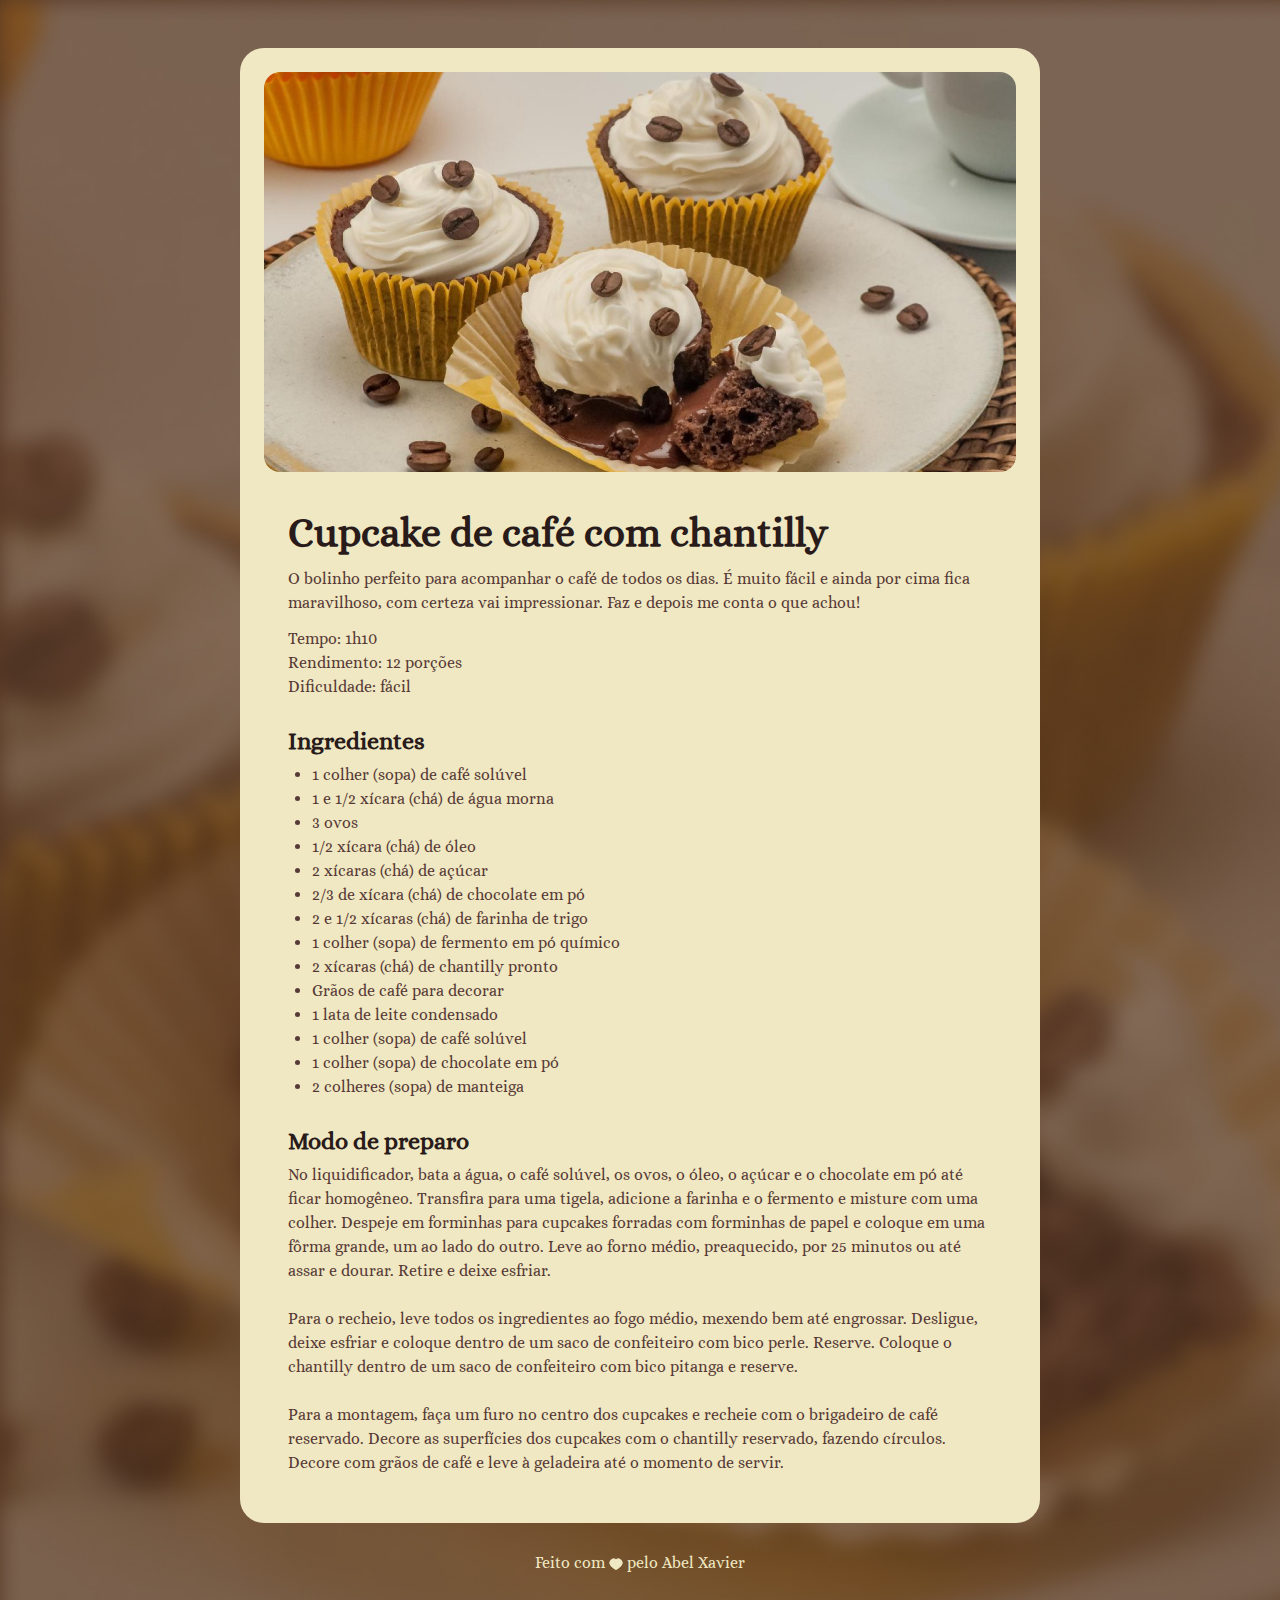
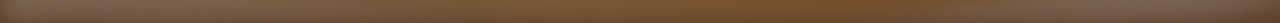
<file: Projeto - Página de Receita/index.html>
<!DOCTYPE html>
<html lang="pt-br">
<head>

  <link rel="preconnect" href="https://fonts.googleapis.com">
  <link rel="preconnect" href="https://fonts.gstatic.com" crossorigin>
  

  <meta charset="UTF-8">
  <meta name="viewport" content="width=device-width, initial-scale=1.0">
  <title>Página de receita</title>

  <link rel="stylesheet" href="style.css">

  <link href="https://fonts.googleapis.com/css2?family=Alice&display=swap" rel="stylesheet">
</head>
<body>
  <div id="page">
    <img src="assets/main-image (1).jpg" alt="Imagem de um cupcake com grãos de café e chantilly">
    <main>
      <section id="about">
        <h1>
          Cupcake de café com chantilly
        </h1>
        <p>
          O bolinho perfeito para acompanhar o café de todos os dias. É muito fácil e ainda por cima fica maravilhoso, com certeza vai impressionar. Faz e depois me conta o que achou!
        </p>
      
        <p>
          Tempo: 1h10 <br>
          Rendimento: 12 porções <br>
          Dificuldade: fácil
        </p>
      </section>
      <section id="ingredients">
        <h2>Ingredientes</h2>
        <ul>
          <li>1 colher (sopa) de café solúvel</li>
          <li>1 e 1/2 xícara (chá) de água morna</li>
          <li>3 ovos</li>
          <li>1/2 xícara (chá) de óleo</li>
          <li>2 xícaras (chá) de açúcar</li>
          <li>2/3 de xícara (chá) de chocolate em pó</li>
          <li>2 e 1/2 xícaras (chá) de farinha de trigo</li>
          <li>1 colher (sopa) de fermento em pó químico</li>
          <li>2 xícaras (chá) de chantilly pronto</li>
          <li>Grãos de café para decorar</li>
          <li>1 lata de leite condensado</li>
          <li>1 colher (sopa) de café solúvel</li>
          <li>1 colher (sopa) de chocolate em pó</li>
          <li>2 colheres (sopa) de manteiga</li>
        </ul>
      </section>
      <section id="preparation">
        <h2>Modo de preparo</h2>
        <p>
          No liquidificador, bata a água, o café solúvel, os ovos, o óleo, o açúcar e o chocolate em pó até ficar homogêneo. Transfira para uma tigela, adicione a farinha e o fermento e misture com uma colher. Despeje em forminhas para cupcakes forradas com forminhas de papel e coloque em uma fôrma grande, um ao lado do outro. Leve ao forno médio, preaquecido, por 25 minutos ou até assar e dourar. Retire e deixe esfriar. 
          <br><br>
          Para o recheio, leve todos os ingredientes ao fogo médio, mexendo bem até engrossar. Desligue, deixe esfriar e coloque dentro de um saco de confeiteiro com bico perle. Reserve. Coloque o chantilly dentro de um saco de confeiteiro com bico pitanga e reserve. 
          <br><br>
          Para a montagem, faça um furo no centro dos cupcakes e recheie com o brigadeiro de café reservado. Decore as superfícies dos cupcakes com o chantilly reservado, fazendo círculos. Decore com grãos de café e leve à geladeira até o momento de servir.
        </p>
      </section>
    </main>
  </div>

  <footer>
    Feito com <img src="assets/Vector.svg" alt="Coração fofinho"> pelo Abel Xavier
  </footer>
</body>
</html>
</file>
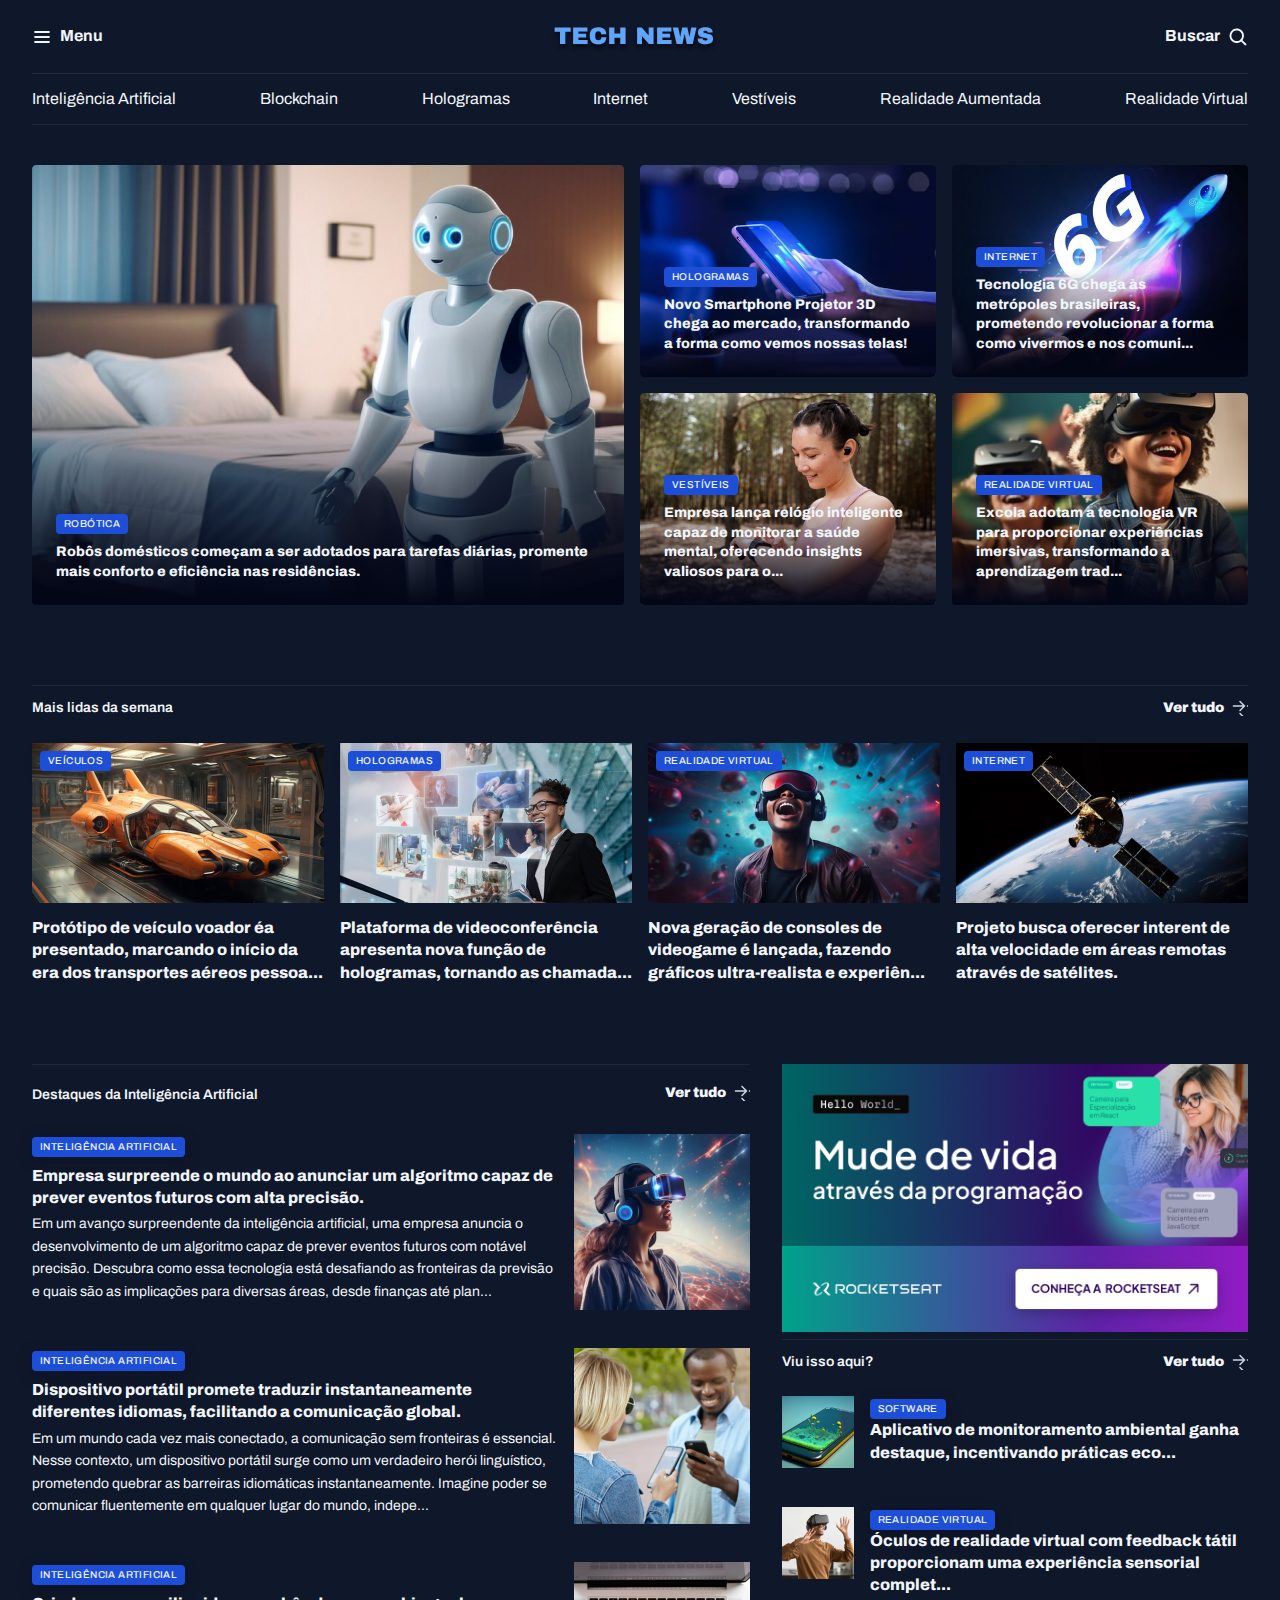
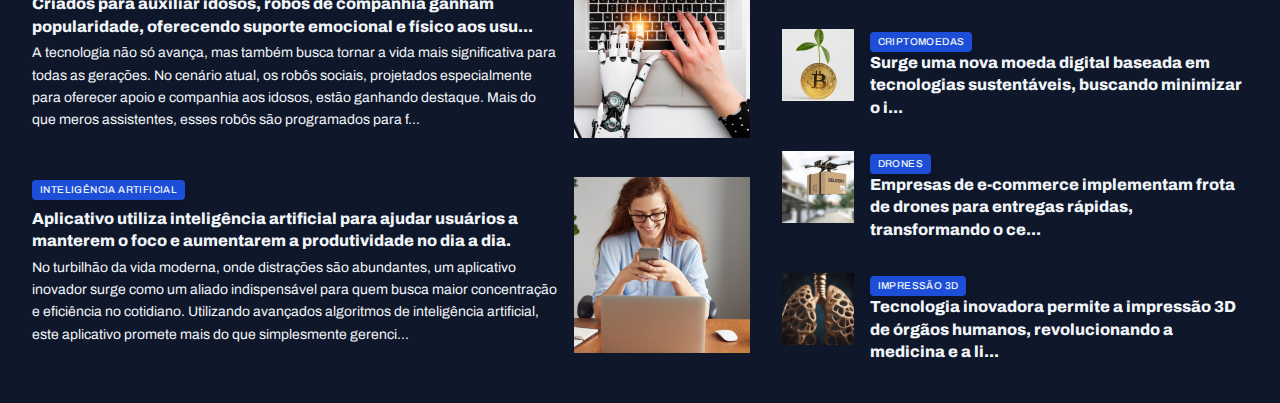
<file: projeto-portal-de-noticias/index.html>
<!DOCTYPE html>
<html lang="pt-BR">
<head>
  <link rel="preconnect" href="https://fonts.googleapis.com">
  <link rel="preconnect" href="https://fonts.gstatic.com" crossorigin>


  <meta charset="UTF-8">
  <meta name="viewport" content="width=device-width, initial-scale=1.0">
  <title>Portal de notícias</title>
  <link rel="stylesheet" href="styles/index.css">

  <link href="https://fonts.googleapis.com/css2?family=Alice&family=Archivo:ital,wght@0,100..900;1,100..900&family=Poppins:ital,wght@0,100;0,200;0,300;0,400;0,500;0,600;0,700;0,800;0,900;1,100;1,200;1,300;1,400;1,500;1,600;1,700;1,800;1,900&display=swap" rel="stylesheet">

</head>
<body>
  <header class="container">
    <nav id="primary" class="grid grid-flow-col">
      <div>
        <img src="assets/Icons/List.svg" alt="Icone de Menu">
        <strong>Menu</strong>
      </div>

      <div>
        <img src="assets/Logo.svg" alt="TechNews logo">
      </div>

      <div>
        <strong>Buscar</strong>
        <img src="assets/Icons/MagnifyingGlass.svg" alt="ícone de lupa para pesquisa">
      </div>
    </nav>

    <nav id="secondary" class="grid grid-flow-col">
      <a href="#">Inteligência Artificial</a>
      <a href="#">Blockchain</a>
      <a href="#">Hologramas</a>
      <a href="#">Internet</a>
      <a href="#">Vestíveis</a>
      <a href="#">Realidade Aumentada</a>
      <a href="#">Realidade Virtual</a>
    </nav>
  </header>
  
  <main class="grid container">

    <section id="featured" class="grid grid-flow-col gap-16">

      <figure class="card">
        <img src="assets/Images/Image 01.png" alt="">

        <figcaption>
          <span class="content-tag">ROBÓTICA</span>
          <h2 class="text-lg">
            Robôs domésticos começam a ser adotados para tarefas diárias, promente mais conforto e eficiência nas residências.
          </h2>
        </figcaption>

      </figure>
      
      <div class="grid grid-cols-2 gap-16">
        <figure class="card">
          <img src="assets/Images/Image 02.png" alt="">
          <figcaption>
            <span class="content-tag">Hologramas</span>
            <h2 class="text-lg">
              Novo Smartphone Projetor 3D chega ao mercado, transformando a forma como vemos nossas telas!
            </h2>
          </figcaption>
        </figure>

        <figure class="card">
          <img src="assets/Images/Image 03.png" alt="">
          <figcaption>
            <span class="content-tag">Internet</span>
            <h2 class="text-lg">
              Tecnologia 6G chega às metrópoles brasileiras, prometendo revolucionar a forma como vivermos e nos comuni...
            </h2>
          </figcaption>
        </figure>

        <figure class="card">
          <img src="assets/Images/Image 04.png" alt="">
          <figcaption>
            <span class="content-tag">Vestíveis</span>
            <h2 class="text-lg">
              Empresa lança relógio inteligente capaz de monitorar a saúde mental, oferecendo insights valiosos para o...
            </h2>
          </figcaption>
        </figure>

        <figure class="card">
          <img src="assets/Images/Image 05.png" alt="">
          <figcaption>
            <span class="content-tag">Realidade Virtual</span>
            <h2 class="text-lg">
              Excola adotam a tecnologia VR para proporcionar experiências imersivas, transformando a aprendizagem trad...
            </h2>
          </figcaption>
        </figure>
      </div>

    </section>

    <section id="weekly">
      <header class="grid grid-flow-col">
        <h3>Mais lidas da semana</h3>
        <a href="#" class="grid grid-flow-col">
          <strong>Ver tudo</strong>
          <span></span>
        </a>
      </header>

      <div class="grid gap-16">
        <figure>
          <span class="content-tag">Veículos</span>
          <img src="assets/Images/Image 06.png" alt="">
          <p>
            Protótipo de veículo voador éa presentado, marcando o início da era dos transportes aéreos pessoa...
          </p>
        </figure>

        <figure>
          <span class="content-tag">Hologramas</span>
          <img src="assets/Images/Image 07.png" alt="">
          <p>
            Plataforma de videoconferência apresenta nova função de hologramas, tornando as chamada... 
          </p>
        </figure>

        <figure>
          <span class="content-tag">Realidade Virtual</span>
          <img src="assets/Images/Image 08.png" alt="">
          <p>
            Nova geração de consoles de videogame é lançada, fazendo gráficos ultra-realista e experiên...
          </p>
        </figure>

        <figure>
          <span class="content-tag">Internet</span>
          <img src="assets/Images/Image 09.png" alt="">
          <p>
            Projeto busca oferecer interent de alta velocidade em áreas remotas através de satélites.
          </p>
        </figure>
      </div>
    </section>

    <section id="ai">
      <header class="grid grid-flow-col">
        <h3>Destaques da Inteligência Artificial</h3>
        <a href="#" class="grid grid-flow-col">
          <strong>Ver tudo</strong>
          <span></span>
        </a>
      </header>

      <div class="grid gap-32">

        <article class="grid grid-flow-col gap-16">
          <div>
            <span class="content-tag">Inteligência Artificial</span>
            <h3 class="text-xl">
              Empresa surpreende o mundo ao anunciar um algoritmo capaz de prever eventos futuros com alta precisão.
            </h3>
            <p class="text-sm">
              Em um avanço surpreendente da inteligência artificial, uma empresa anuncia o desenvolvimento de um algoritmo capaz de prever eventos futuros com notável precisão. Descubra como essa tecnologia está desafiando as fronteiras da previsão e quais são as implicações para diversas áreas, desde finanças até plan...
            </p>
          </div>
          <div>
            <img src="assets/Images/Image 10.png" alt="">
          </div>
        </article>

        <article class="grid grid-flow-col gap-16">
          <div>
            <span class="content-tag">Inteligência Artificial</span>
            <h3 class="text-xl">
              Dispositivo portátil promete traduzir instantaneamente diferentes idiomas, facilitando a comunicação global.
            </h3>
            <p class="text-sm">
              Em um mundo cada vez mais conectado, a comunicação sem fronteiras é essencial. Nesse contexto, um dispositivo portátil surge como um verdadeiro herói linguístico, prometendo quebrar as barreiras idiomáticas instantaneamente. Imagine poder se comunicar fluentemente em qualquer lugar do mundo, indepe...
            </p>
          </div>
          <div>
            <img src="assets/Images/Image 11.png" alt="">
          </div>
        </article>

        <article class="grid grid-flow-col gap-16">
          <div>
            <span class="content-tag">Inteligência Artificial</span>
            <h3 class="text-xl">
              Criados para auxiliar idosos, robôs de companhia ganham popularidade, oferecendo suporte emocional e físico aos usu...
            </h3>
            <p class="text-sm">
              A tecnologia não só avança, mas também busca tornar a vida mais significativa para todas as gerações. No cenário atual, os robôs sociais, projetados especialmente para oferecer apoio e companhia aos idosos, estão ganhando destaque. Mais do que meros assistentes, esses robôs são programados para f...
            </p>
          </div>
          <div>
            <img src="assets/Images/Image 12.png" alt="">
          </div>
        </article>

        <article class="grid grid-flow-col gap-16">
          <div>
            <span class="content-tag">Inteligência Artificial</span>
            <h3 class="text-xl">
              Aplicativo utiliza inteligência artificial para ajudar usuários a manterem o foco e aumentarem a produtividade no dia a dia.
            </h3>
            <p class="text-sm">
              No turbilhão da vida moderna, onde distrações são abundantes, um aplicativo inovador surge como um aliado indispensável para quem busca maior concentração e eficiência no cotidiano. Utilizando avançados algoritmos de inteligência artificial, este aplicativo promete mais do que simplesmente gerenci...
            </p>
          </div>
          <div>
            <img src="assets/Images/Image 13.png" alt="">
          </div>
        </article>

      </div>
    </section>

    <aside>
      <div id="ads">
        <img src="assets/Images/Ads.png" alt="">
      </div>

      <section id="more">
        <header class="grid grid-flow-col">
          <h3>Viu isso aqui?</h3>
          <a href="#" class="grid grid-flow-col">
            <strong>Ver tudo</strong>
            <span></span>
          </a>
        </header>

        <div class="grid gap-32">

          <article class="grid grid-flow-col gap-16">
            <div>
              <img src="assets/Images/Image 14.png" alt="">
            </div>
            <div>
              <span class="content-tag">Software</span>
              <h3 class="text-xl">
                Aplicativo de monitoramento ambiental ganha destaque, incentivando práticas eco...
              </h3>
            </div>
          </article>

          <article class="grid grid-flow-col gap-16">
            <div>
              <img src="assets/Images/Image 15.png" alt="">
            </div>
            <div>
              <span class="content-tag">Realidade Virtual</span>
              <h3 class="text-xl">
                Óculos de realidade virtual com feedback tátil proporcionam uma experiência sensorial complet...
              </h3>
            </div>
          </article>

          <article class="grid grid-flow-col gap-16">
            <div>
              <img src="assets/Images/Image 16.png" alt="">
            </div>
            <div>
              <span class="content-tag">Criptomoedas</span>
              <h3 class="text-xl">
                Surge uma nova moeda digital baseada em tecnologias sustentáveis, buscando minimizar o i...
              </h3>
            </div>
          </article>

          <article class="grid grid-flow-col gap-16">
            <div>
              <img src="assets/Images/Image 17.png" alt="">
            </div>
            <div>
              <span class="content-tag">Drones</span>
              <h3 class="text-xl">
                Empresas de e-commerce implementam frota de drones para entregas rápidas, transformando o ce...
              </h3>
            </div>
          </article>

          <article class="grid grid-flow-col gap-16">
            <div>
              <img src="assets/Images/Image 18.png" alt="">
            </div>
            <div>
              <span class="content-tag">Impressão 3D</span>
              <h3 class="text-xl">
                Tecnologia inovadora permite a impressão 3D de órgãos humanos, revolucionando a medicina e a li...
              </h3>
            </div>
          </article>

        </div>
      </section>
    </aside>
  </main>
</body>
</html>
</file>
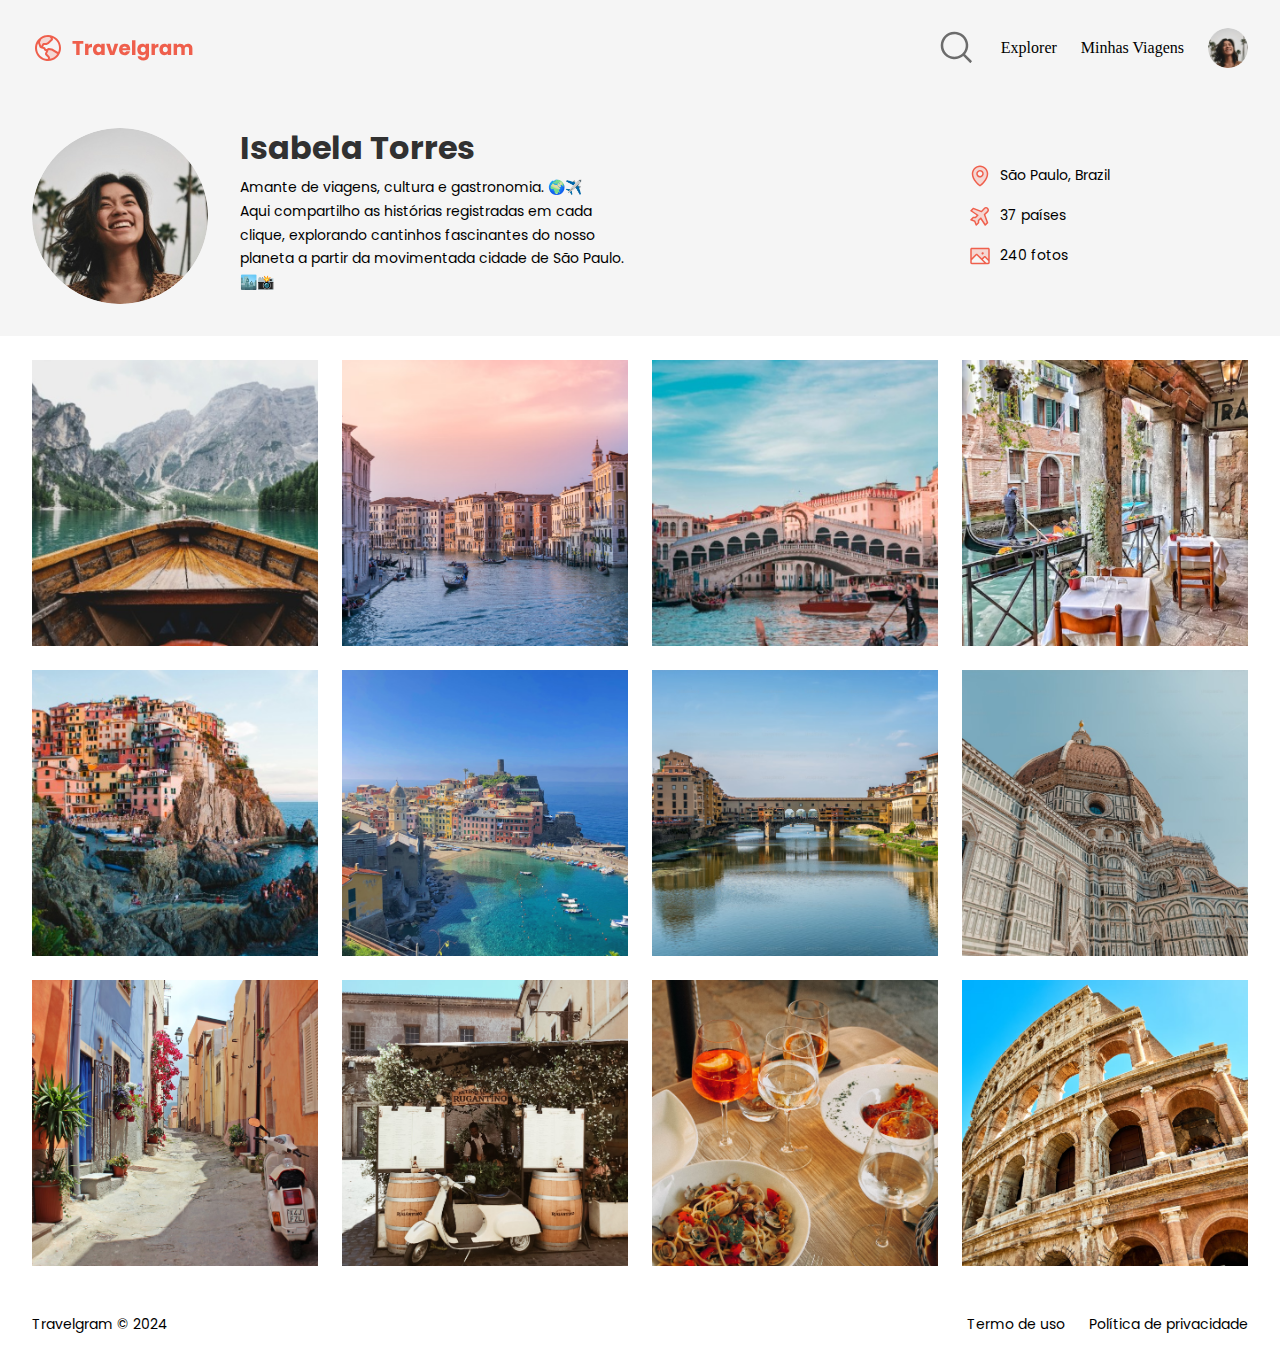
<file: Projeto-travelgram/index.html>
<!DOCTYPE html>
<html lang="pt-br">
<head>
  <link rel="preconnect" href="https://fonts.googleapis.com">
  <link rel="preconnect" href="https://fonts.gstatic.com" crossorigin>
 
  <meta charset="UTF-8">
  <meta name="viewport" content="width=device-width, initial-scale=1.0">
  <title>Travelgram | Perfil de viagens</title>
  <link rel="stylesheet" href="styles/index.css">

  <link href="https://fonts.googleapis.com/css2?family=Alice&family=Poppins:wght@400;700&display=swap" rel="stylesheet">
</head>
<body>
  <div class="bg-surface-color">
    <nav class="container">
      <a href="#" id="logo"><img src="assets/Logo.svg" alt="Logomarca"></a>

      <ul id="primary-menu">
        <li>
          <a href="#">
            <img src="assets/icons/MagnifyingGlass.svg" alt="Icone de Lupa">
          </a>
        </li>
        <li><a href="#">Explorer</a></li>
        <li><a href="#">Minhas Viagens</a></li>
        <li><a href="#">
          <img src="assets/Profile pic.png" alt="Imagem de Isabela Torres">
        </a></li>
      </ul>
    </nav>

    <header class="">
      <div class="container">
        <div id="profile">
          <img src="assets/Profile pic.png" alt="Imagem de Isabela Torres">
          <div>
            <h1>Isabela Torres</h1>
            <p>Amante de viagens, cultura e gastronomia. 🌍✈️ <br> 
              Aqui compartilho as histórias registradas em cada clique, explorando cantinhos fascinantes do nosso planeta a partir da movimentada cidade de São Paulo. 🏙️📸</p>
          </div>
        </div>

        <ul id="info">
          <li>
            <img src="assets/icons/MapPin.svg" alt="Icone de mapa">
            <span>São Paulo, Brazil</span>
          </li>
          <li>
            <img src="assets/icons/AirplaneTilt.svg" alt="Income de avião">
            <span>37 países</span>
          </li>
          <li>
            <img src="assets/icons/Image.svg" alt="Icone de imagem">
            <span>240 fotos</span>
          </li>
        </ul>
      </div>
    </header>
  </div>

  <main class="container">
    <img src="assets/images/Image 01.png" alt="Imagem de um barco na lagoa com montanhas no fundo">
    <img src="assets/images/Image 02.png" alt="Imagem do Rio de Veneza">
    <img src="assets/images/Image 03.png" alt="Imagem de uma ponte em Veneza">
    <img src="assets/images/Image 04.png" alt="Imagem de um restuarante ao lado do rio em Veneza">
    <img src="assets/images/Image 05.png" alt="Imagem de uma montanha cheia de casa">
    <img src="assets/images/Image 06.png" alt="Imagem de casas ao lado de uma praia">
    <img src="assets/images/Image 07.png" alt="Imagem de uma ponte">
    <img src="assets/images/Image 08.png" alt="Imagem de uma catedral na Italia">
    <img src="assets/images/Image 09.png" alt="Imagem de uma rua estreita">
    <img src="assets/images/Image 10.png" alt="Imagem de uma barraca de vinho">
    <img src="assets/images/Image 11.png" alt="Imagem de uma mesa com pratos de massas e vinho">
    <img src="assets/images/Image 12.png" alt="Imagem do Colisseu">

  </main>

  <footer class="container">
    <span>
      Travelgram &copy; 2024
    </span>

    <span>
      Termo de uso
    </span>

    <span>
      Política de privacidade
    </span>
  </footer>

</body>
</html>
</file>
<file: Projeto - Página de Receita/style.css>
*{
  margin: 0;
  padding: 0;
}

:root{
  font-family: "Alice", serif;
  line-height: 150%;
  color: #573A37;
}

body{
  background-image: url(assets/Página\ de\ receita.jpg);
  background-size: cover; 

}

#page{
  box-sizing: border-box;
  width: 800px;
  padding: 24px; 
  background-color: #F0E8C2;
  border-radius: 24px; 
  margin: 48px auto 28px;
}

h1{
  font-family: Alice;
}

img{
  border-radius: 16px;
}

main{
  padding: 24px;
}

section + section{
  margin-top: 24px;
}

#about p + p{
  margin-top: 12px;
}

h1{
  line-height: 140%;
  font-size: 40px;
}

h2{
  font-size: 24px;
}

h1, h2 {
  color: #291B1A;
  margin-bottom: 4px;
  line-height: 150%;
}

ul{
  padding-left: 24px;
}

footer{
  color: #F0E8C2;
  text-align: center;
  padding-bottom: 48px;
}

footer img{
  vertical-align: middle;
}
</file>
<file: projeto-portal-de-noticias/styles/index.css>
@import url(global.css);
@import url(header.css);
@import url(utility.css);
@import url(sections.css);
</file>
<file: Projeto-travelgram/styles/index.css>
@import url(global.css);
@import url(nav.css);
@import url(header.css);
@import url(main.css);
@import url(footer.css);
</file>
